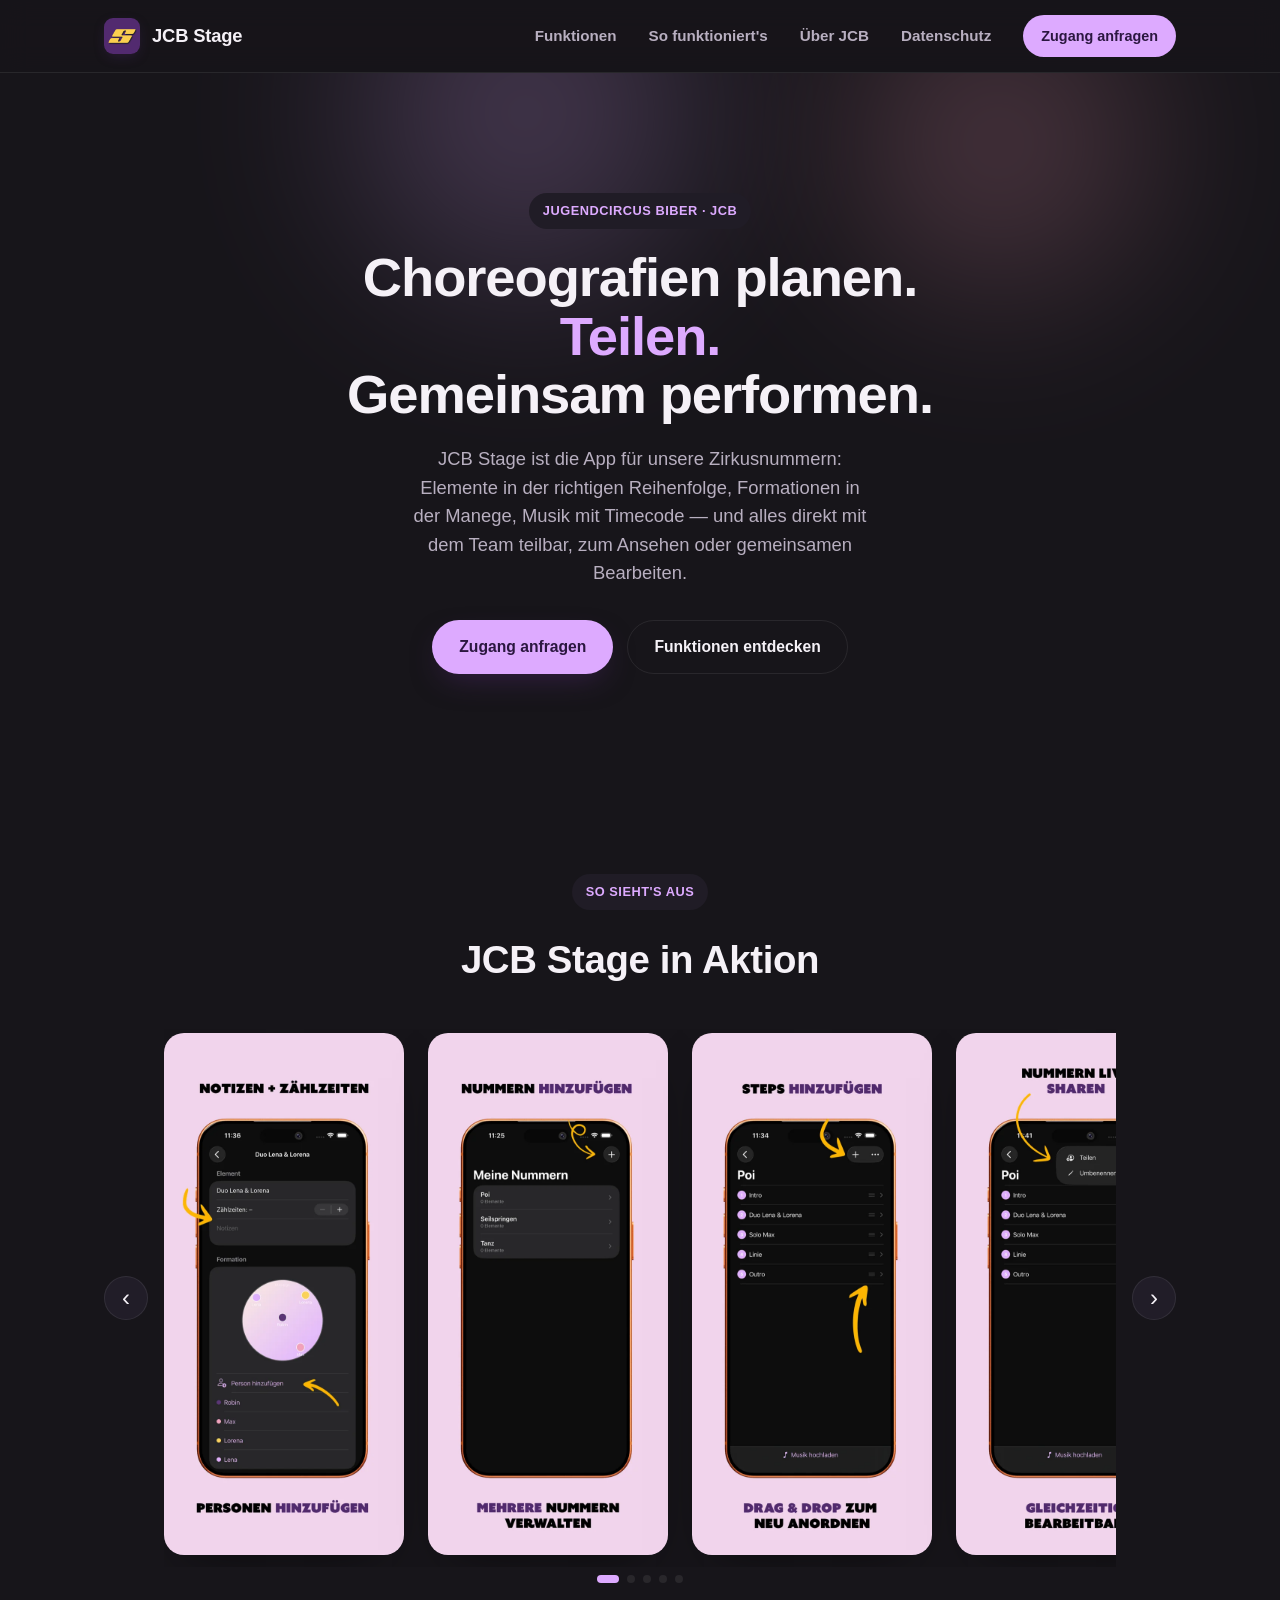
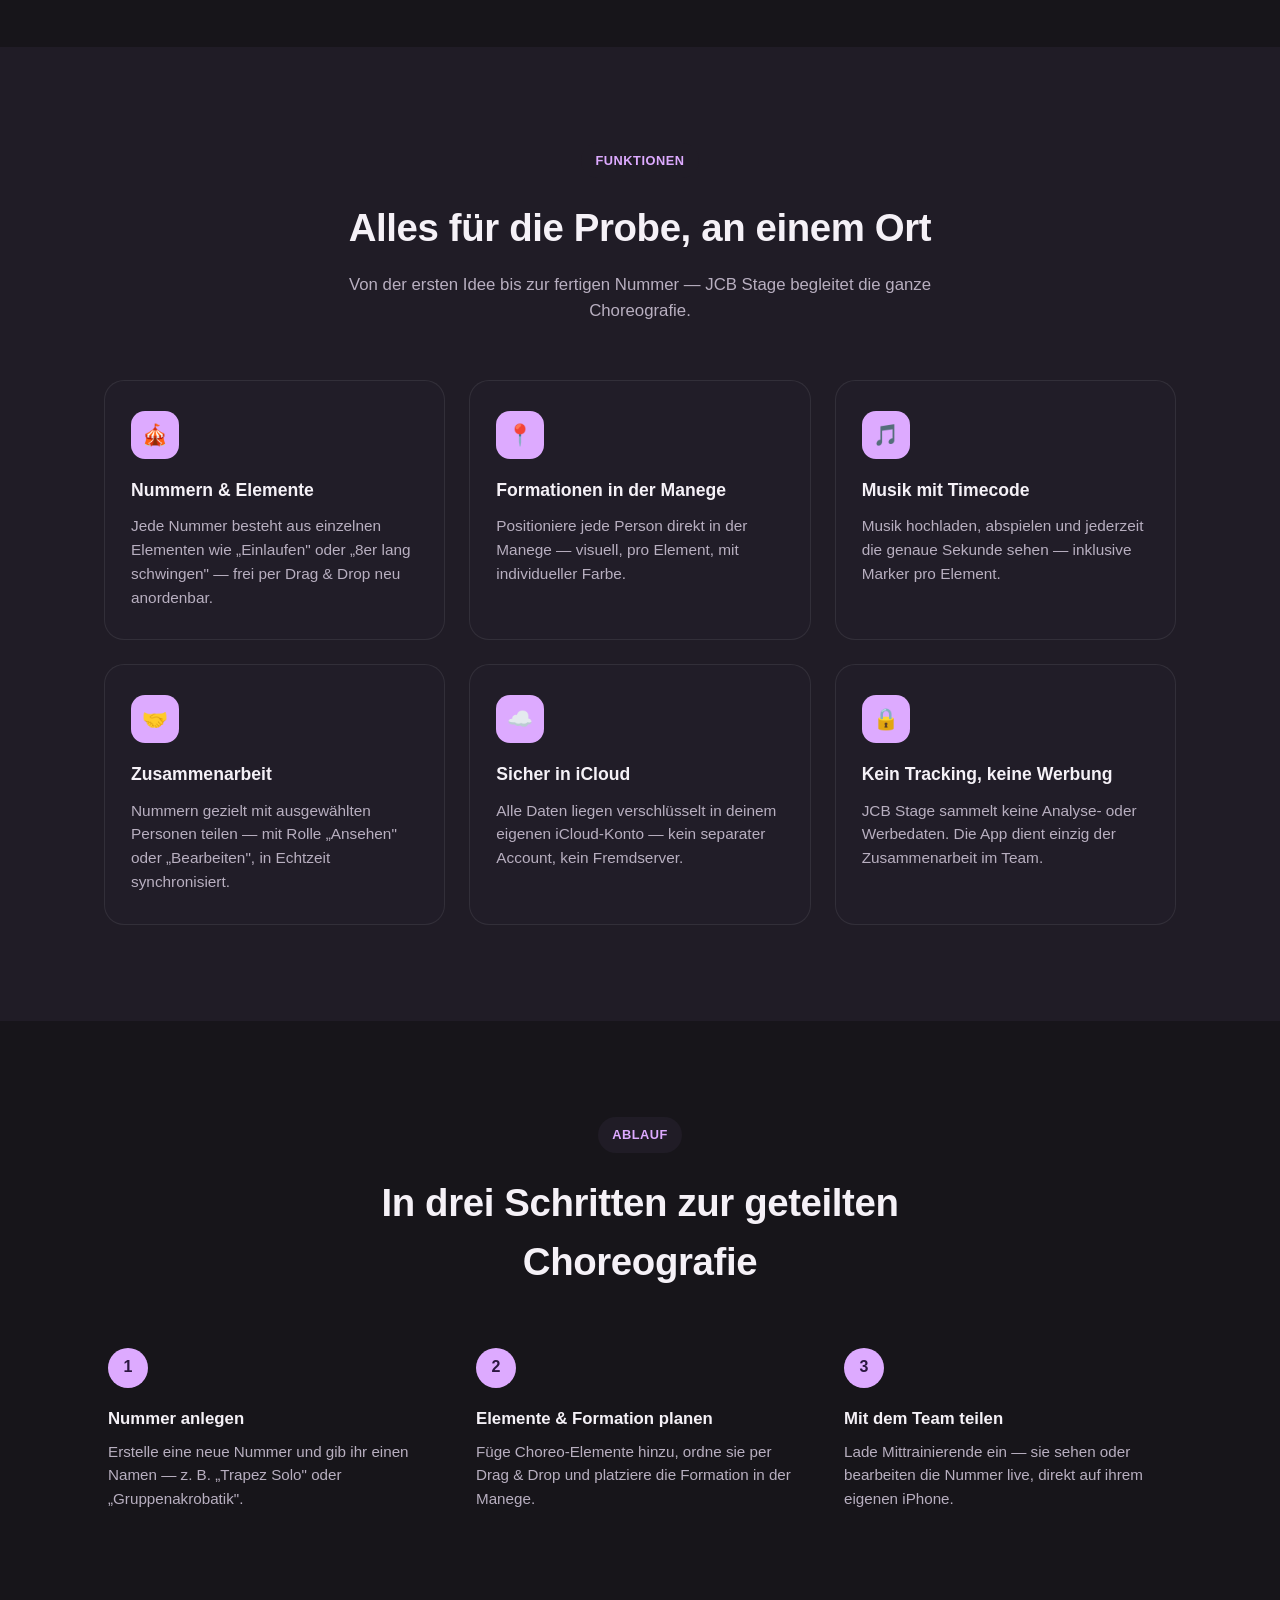
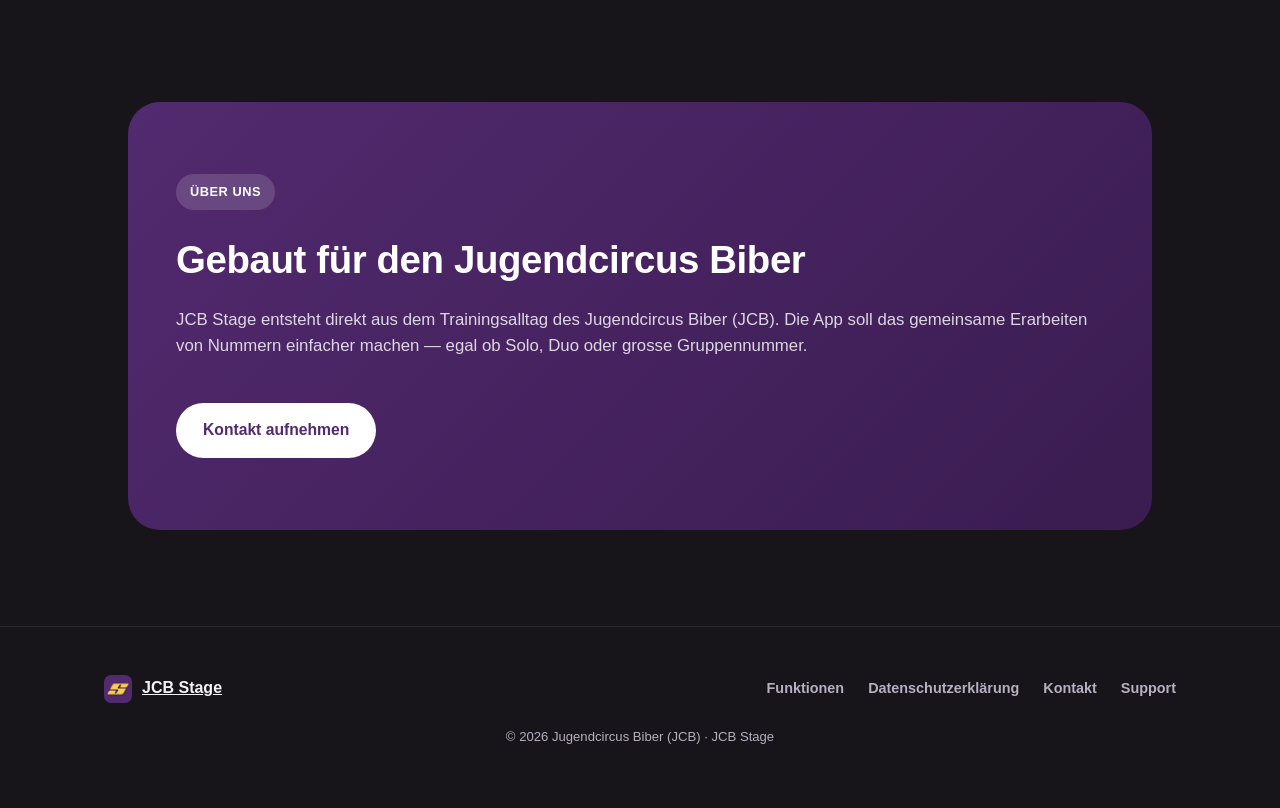
<file: index.html>
<!DOCTYPE html>
<html lang="de">
<head>
<meta charset="UTF-8">
<meta name="viewport" content="width=device-width, initial-scale=1.0">
<title>JCB Stage — Choreografie-App für den Jugendcircus Biber</title>
<meta name="description" content="JCB Stage ist die Choreografie-App des Jugendcircus Biber: Nummern planen, Formationen visualisieren, Musik synchronisieren und gemeinsam mit dem Team bearbeiten — direkt auf dem iPhone.">

<link rel="icon" type="image/svg+xml" href="assets/favicon.svg">
<link rel="icon" type="image/png" sizes="32x32" href="assets/favicon-32.png">
<link rel="icon" type="image/png" sizes="16x16" href="assets/favicon-16.png">
<link rel="apple-touch-icon" sizes="180x180" href="assets/apple-touch-icon.png">
<link rel="icon" type="image/png" sizes="192x192" href="assets/favicon-192.png">
<meta name="theme-color" content="#522A6F">

<meta property="og:title" content="JCB Stage — Choreografie-App für den Jugendcircus Biber">
<meta property="og:description" content="Nummern planen, Formationen visualisieren, Musik synchronisieren und gemeinsam bearbeiten.">
<meta property="og:image" content="https://jcb-stage.com/assets/icon-512.png">
<meta property="og:type" content="website">
<meta property="og:url" content="https://jcb-stage.com/">

<link rel="stylesheet" href="style.css">
</head>
<body>

<header class="site-header">
  <div class="container">
    <a href="/" class="brand">
      <img src="assets/icon-header.png" alt="JCB Stage App-Icon">
      JCB Stage
    </a>

    <button class="nav-toggle" id="navToggle" aria-label="Menü öffnen" aria-expanded="false">
      <span></span>
    </button>

    <ul class="nav-links" id="navLinks">
      <li><a href="#features">Funktionen</a></li>
      <li><a href="#ablauf">So funktioniert's</a></li>
      <li><a href="#ueber">Über JCB</a></li>
      <li><a href="datenschutz.html">Datenschutz</a></li>
      <li><a class="nav-cta" href="mailto:app@jcb-stage.com">Zugang anfragen</a></li>
    </ul>
  </div>
</header>

<main>
  <!-- ================= HERO ================= -->
  <section class="hero">
    <div class="container">
      <div class="hero-copy">
        <span class="eyebrow">Jugendcircus Biber · JCB</span>
        <h1>Choreografien planen. <span class="accent-word">Teilen.</span><br>Gemeinsam performen.</h1>
        <p class="lead">
          JCB Stage ist die App für unsere Zirkusnummern: Elemente in der richtigen Reihenfolge,
          Formationen in der Manege, Musik mit Timecode — und alles direkt mit dem Team teilbar,
          zum Ansehen oder gemeinsamen Bearbeiten.
        </p>
        <div class="button-row">
          <a class="btn btn-primary" href="mailto:app@jcb-stage.com">Zugang anfragen</a>
          <a class="btn btn-secondary" href="#features">Funktionen entdecken</a>
        </div>
      </div>
    </div>
  </section>

  <!-- ================= SCREENSHOTS ================= -->
  <section class="screenshots" id="screenshots">
    <div class="container">
      <div class="section-head">
        <span class="eyebrow">So sieht's aus</span>
        <h2>JCB Stage in Aktion</h2>
      </div>
    </div>

    <div class="carousel">
      <button class="carousel-arrow carousel-prev" aria-label="Vorheriges Bild">&#8249;</button>
      <div class="carousel-track" id="carouselTrack">
        <div class="carousel-slide"><img src="assets/screenshots/screenshot-1.webp" alt="Element-Details mit Notizen und Zählzeiten" loading="lazy"></div>
        <div class="carousel-slide"><img src="assets/screenshots/screenshot-2.webp" alt="Mehrere Nummern verwalten" loading="lazy"></div>
        <div class="carousel-slide"><img src="assets/screenshots/screenshot-3.webp" alt="Steps per Drag & Drop neu anordnen" loading="lazy"></div>
        <div class="carousel-slide"><img src="assets/screenshots/screenshot-4.webp" alt="Nummern live mit dem Team teilen" loading="lazy"></div>
        <div class="carousel-slide"><img src="assets/screenshots/screenshot-5.webp" alt="Musik mit Timecode in der App abspielen" loading="lazy"></div>
      </div>
      <button class="carousel-arrow carousel-next" aria-label="Nächstes Bild">&#8250;</button>
    </div>

    <div class="carousel-dots" id="carouselDots"></div>
  </section>

  <!-- ================= FEATURES ================= -->
  <section class="features" id="features">
    <div class="container">
      <div class="section-head">
        <span class="eyebrow">Funktionen</span>
        <h2>Alles für die Probe, an einem Ort</h2>
        <p>Von der ersten Idee bis zur fertigen Nummer — JCB Stage begleitet die ganze Choreografie.</p>
      </div>

      <div class="feature-grid">
        <div class="feature-card">
          <div class="feature-icon">🎪</div>
          <h3>Nummern &amp; Elemente</h3>
          <p>Jede Nummer besteht aus einzelnen Elementen wie „Einlaufen&quot; oder „8er lang schwingen&quot; — frei per Drag &amp; Drop neu anordenbar.</p>
        </div>
        <div class="feature-card">
          <div class="feature-icon">📍</div>
          <h3>Formationen in der Manege</h3>
          <p>Positioniere jede Person direkt in der Manege — visuell, pro Element, mit individueller Farbe.</p>
        </div>
        <div class="feature-card">
          <div class="feature-icon">🎵</div>
          <h3>Musik mit Timecode</h3>
          <p>Musik hochladen, abspielen und jederzeit die genaue Sekunde sehen — inklusive Marker pro Element.</p>
        </div>
        <div class="feature-card">
          <div class="feature-icon">🤝</div>
          <h3>Zusammenarbeit</h3>
          <p>Nummern gezielt mit ausgewählten Personen teilen — mit Rolle „Ansehen&quot; oder „Bearbeiten&quot;, in Echtzeit synchronisiert.</p>
        </div>
        <div class="feature-card">
          <div class="feature-icon">☁️</div>
          <h3>Sicher in iCloud</h3>
          <p>Alle Daten liegen verschlüsselt in deinem eigenen iCloud-Konto — kein separater Account, kein Fremdserver.</p>
        </div>
        <div class="feature-card">
          <div class="feature-icon">🔒</div>
          <h3>Kein Tracking, keine Werbung</h3>
          <p>JCB Stage sammelt keine Analyse- oder Werbedaten. Die App dient einzig der Zusammenarbeit im Team.</p>
        </div>
      </div>
    </div>
  </section>

  <!-- ================= HOW IT WORKS ================= -->
  <section id="ablauf">
    <div class="container">
      <div class="section-head">
        <span class="eyebrow">Ablauf</span>
        <h2>In drei Schritten zur geteilten Choreografie</h2>
      </div>

      <div class="steps">
        <div class="step">
          <span class="num">1</span>
          <h3>Nummer anlegen</h3>
          <p>Erstelle eine neue Nummer und gib ihr einen Namen — z. B. „Trapez Solo&quot; oder „Gruppenakrobatik&quot;.</p>
        </div>
        <div class="step">
          <span class="num">2</span>
          <h3>Elemente &amp; Formation planen</h3>
          <p>Füge Choreo-Elemente hinzu, ordne sie per Drag &amp; Drop und platziere die Formation in der Manege.</p>
        </div>
        <div class="step">
          <span class="num">3</span>
          <h3>Mit dem Team teilen</h3>
          <p>Lade Mittrainierende ein — sie sehen oder bearbeiten die Nummer live, direkt auf ihrem eigenen iPhone.</p>
        </div>
      </div>
    </div>
  </section>

  <!-- ================= ABOUT ================= -->
  <section id="ueber">
    <div class="container">
      <div class="about">
        <span class="eyebrow" style="background: rgba(255,255,255,0.15); color: #fff;">Über uns</span>
        <h2>Gebaut für den Jugendcircus Biber</h2>
        <p>
          JCB Stage entsteht direkt aus dem Trainingsalltag des Jugendcircus Biber (JCB).
          Die App soll das gemeinsame Erarbeiten von Nummern einfacher machen — egal ob Solo,
          Duo oder grosse Gruppennummer.
        </p>
        <a class="btn btn-primary" href="mailto:info@jcb-stage.com">Kontakt aufnehmen</a>
      </div>
    </div>
  </section>
</main>

<footer class="site-footer">
  <div class="container">
    <div class="footer-grid">
      <a href="/" class="footer-brand">
        <img src="assets/icon-header.png" alt="JCB Stage App-Icon">
        JCB Stage
      </a>
      <ul class="footer-links">
        <li><a href="#features">Funktionen</a></li>
        <li><a href="datenschutz.html">Datenschutzerklärung</a></li>
        <li><a href="mailto:info@jcb-stage.com">Kontakt</a></li>
        <li><a href="mailto:support@jcb-stage.com">Support</a></li>
      </ul>
    </div>
    <p class="footer-note">© <span id="year"></span> Jugendcircus Biber (JCB) · JCB Stage</p>
  </div>
</footer>

<script>
  document.getElementById('year').textContent = new Date().getFullYear();
  const navToggle = document.getElementById('navToggle');
  const navLinks = document.getElementById('navLinks');
  navToggle.addEventListener('click', () => {
    const open = navLinks.classList.toggle('open');
    navToggle.setAttribute('aria-expanded', open);
  });
  navLinks.querySelectorAll('a').forEach(a => a.addEventListener('click', () => {
    navLinks.classList.remove('open');
    navToggle.setAttribute('aria-expanded', 'false');
  }));

  // Screenshot carousel
  const track = document.getElementById('carouselTrack');
  if (track) {
    const slides = Array.from(track.querySelectorAll('.carousel-slide'));
    const dotsWrap = document.getElementById('carouselDots');

    slides.forEach((slide, i) => {
      const dot = document.createElement('button');
      dot.className = 'carousel-dot' + (i === 0 ? ' active' : '');
      dot.setAttribute('aria-label', 'Bild ' + (i + 1) + ' von ' + slides.length);
      dot.addEventListener('click', () => {
        slide.scrollIntoView({ behavior: 'smooth', inline: 'center', block: 'nearest' });
      });
      dotsWrap.appendChild(dot);
    });
    const dots = Array.from(dotsWrap.querySelectorAll('.carousel-dot'));

    function updateActiveDot() {
      const trackCenter = track.getBoundingClientRect().left + track.clientWidth / 2;
      let closest = 0, closestDist = Infinity;
      slides.forEach((slide, i) => {
        const r = slide.getBoundingClientRect();
        const dist = Math.abs((r.left + r.width / 2) - trackCenter);
        if (dist < closestDist) { closestDist = dist; closest = i; }
      });
      dots.forEach((d, i) => d.classList.toggle('active', i === closest));
    }

    let scrollTimer;
    track.addEventListener('scroll', () => {
      clearTimeout(scrollTimer);
      scrollTimer = setTimeout(updateActiveDot, 80);
    });

    document.querySelector('.carousel-prev').addEventListener('click', () => {
      track.scrollBy({ left: -(slides[0].offsetWidth + 24), behavior: 'smooth' });
    });
    document.querySelector('.carousel-next').addEventListener('click', () => {
      track.scrollBy({ left: slides[0].offsetWidth + 24, behavior: 'smooth' });
    });
  }
</script>

</body>
</html>
</file>
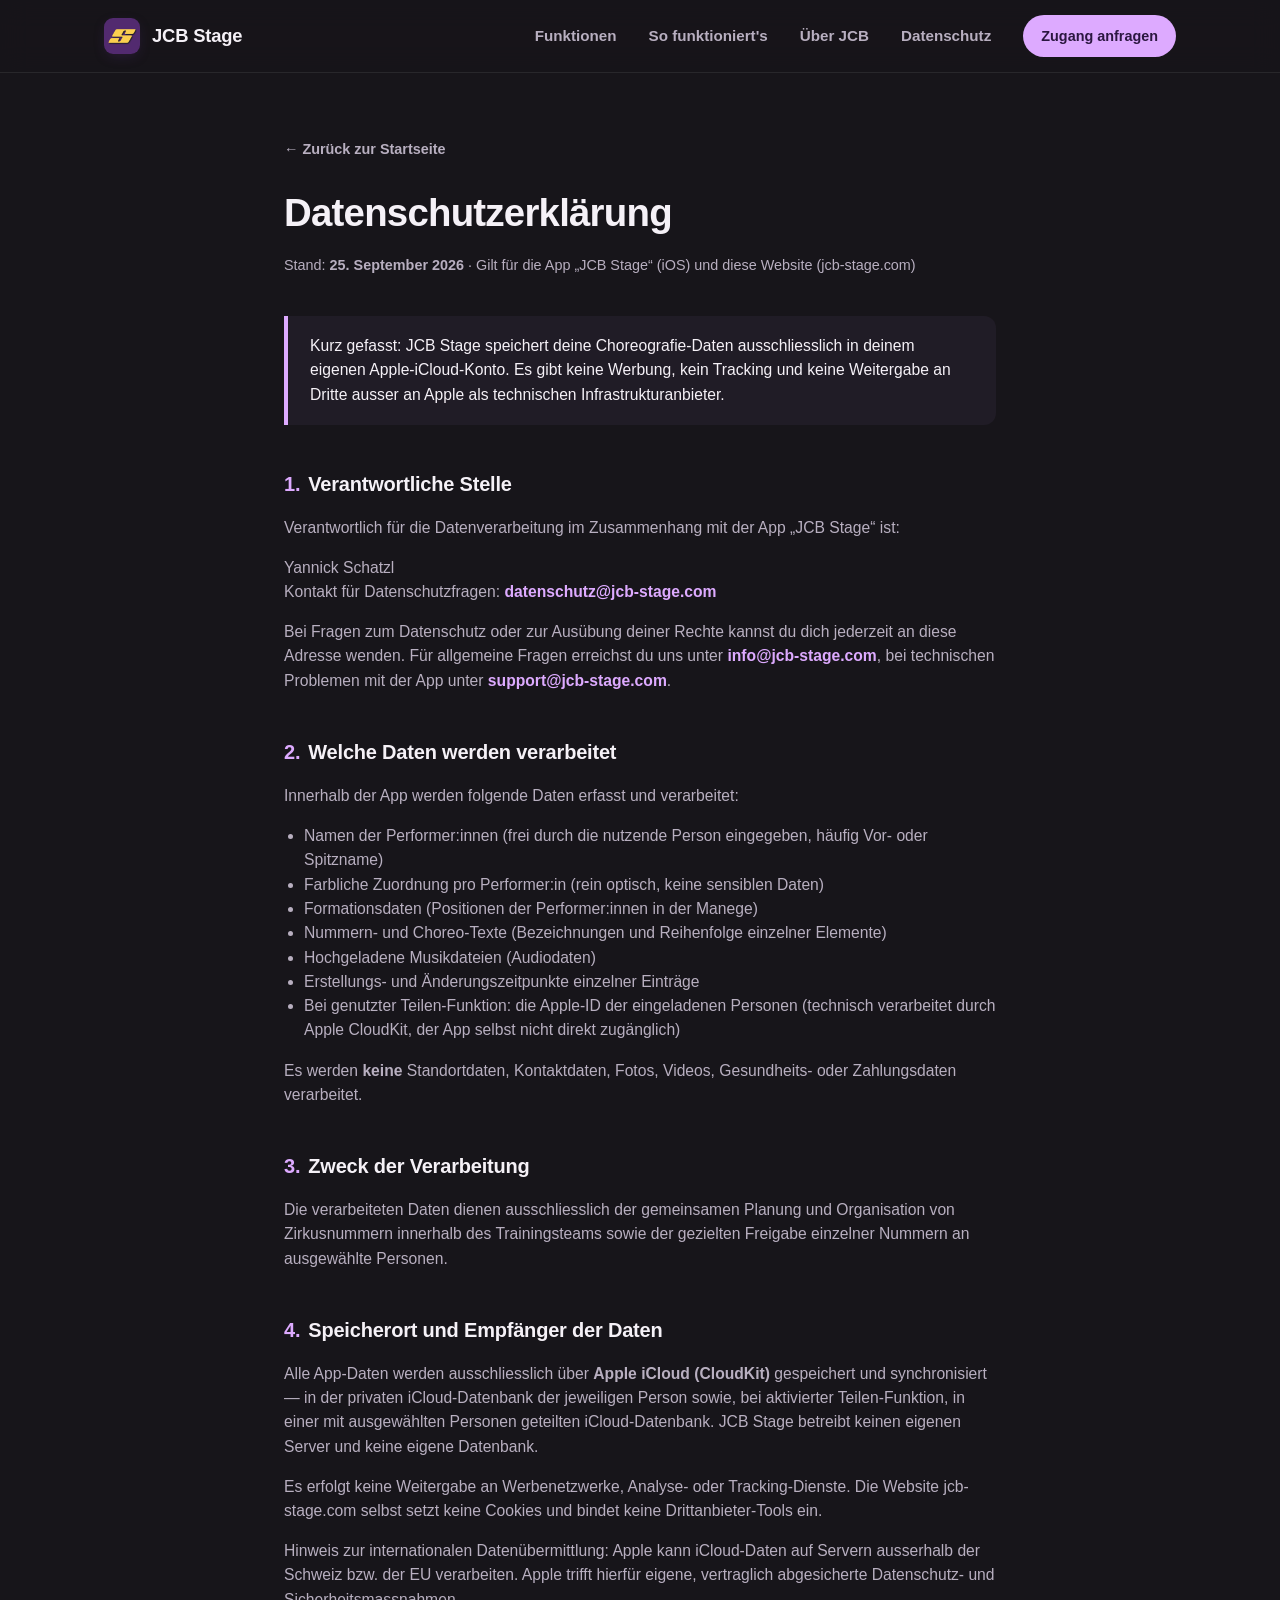
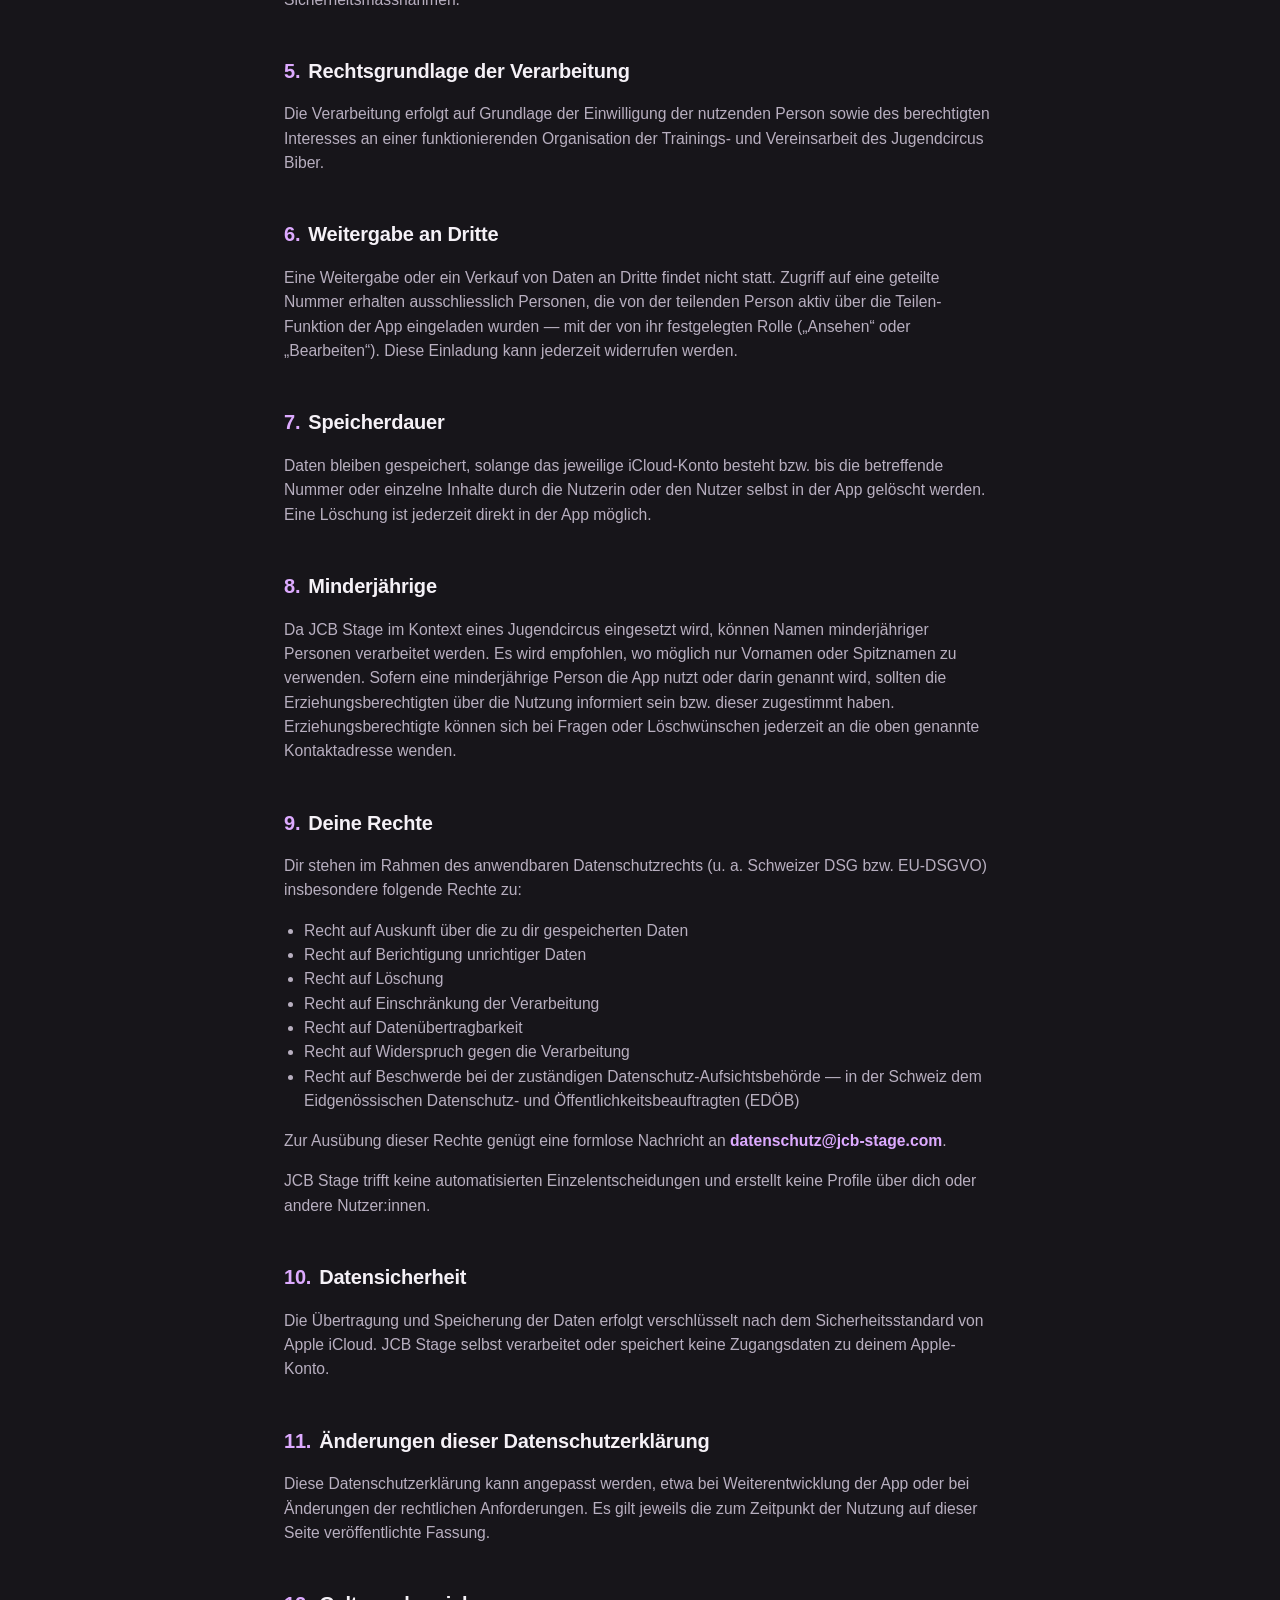
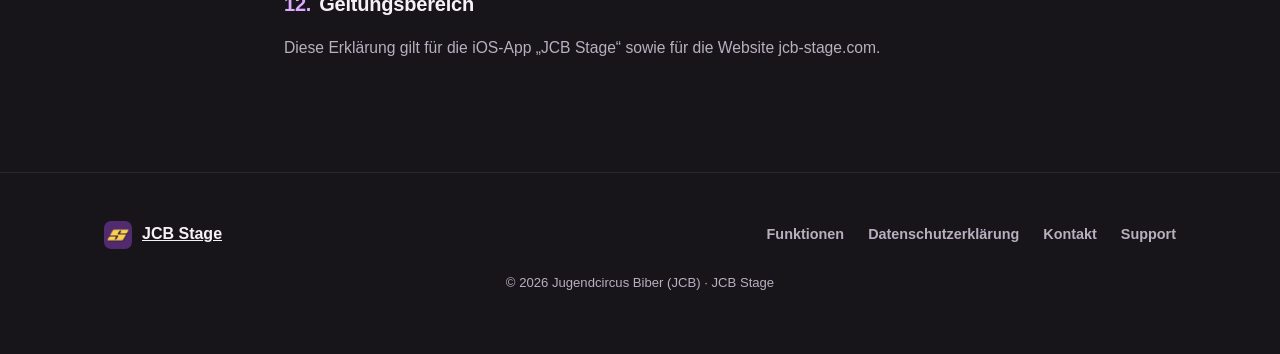
<file: datenschutz.html>
<!DOCTYPE html>
<html lang="de">
<head>
<meta charset="UTF-8">
<meta name="viewport" content="width=device-width, initial-scale=1.0">
<title>Datenschutzerklärung — JCB Stage</title>
<meta name="description" content="Datenschutzerklärung der App JCB Stage des Jugendcircus Biber.">
<meta name="robots" content="noindex">

<link rel="icon" type="image/svg+xml" href="assets/favicon.svg">
<link rel="icon" type="image/png" sizes="32x32" href="assets/favicon-32.png">
<link rel="icon" type="image/png" sizes="16x16" href="assets/favicon-16.png">
<link rel="apple-touch-icon" sizes="180x180" href="assets/apple-touch-icon.png">
<meta name="theme-color" content="#522A6F">

<link rel="stylesheet" href="style.css">
</head>
<body>

<header class="site-header">
  <div class="container">
    <a href="/" class="brand">
      <img src="assets/icon-header.png" alt="JCB Stage App-Icon">
      JCB Stage
    </a>
    <button class="nav-toggle" id="navToggle" aria-label="Menü öffnen" aria-expanded="false">
      <span></span>
    </button>
    <ul class="nav-links" id="navLinks">
      <li><a href="index.html#features">Funktionen</a></li>
      <li><a href="index.html#ablauf">So funktioniert's</a></li>
      <li><a href="index.html#ueber">Über JCB</a></li>
      <li><a href="datenschutz.html">Datenschutz</a></li>
      <li><a class="nav-cta" href="mailto:app@jcb-stage.com">Zugang anfragen</a></li>
    </ul>
  </div>
</header>

<main class="legal">
  <div class="container">
    <a href="index.html" class="back-link">← Zurück zur Startseite</a>

    <h1>Datenschutzerklärung</h1>
    <p class="updated">Stand: <strong>25. September 2026</strong> · Gilt für die App „JCB Stage“ (iOS) und diese Website (jcb-stage.com)</p>

    <div class="callout">
      <p>
        Kurz gefasst: JCB Stage speichert deine Choreografie-Daten ausschliesslich in deinem eigenen
        Apple-iCloud-Konto. Es gibt keine Werbung, kein Tracking und keine Weitergabe an Dritte
        ausser an Apple als technischen Infrastrukturanbieter.
      </p>
    </div>

    <h2><span class="num">1.</span>Verantwortliche Stelle</h2>
    <p>
      Verantwortlich für die Datenverarbeitung im Zusammenhang mit der App „JCB Stage“ ist:
    </p>
    <p>
      Yannick Schatzl<br>
      Kontakt für Datenschutzfragen: <a class="mail" href="mailto:datenschutz@jcb-stage.com">datenschutz@jcb-stage.com</a>
    </p>
    <p>
      Bei Fragen zum Datenschutz oder zur Ausübung deiner Rechte kannst du dich jederzeit an
      diese Adresse wenden. Für allgemeine Fragen erreichst du uns unter
      <a class="mail" href="mailto:info@jcb-stage.com">info@jcb-stage.com</a>, bei technischen
      Problemen mit der App unter <a class="mail" href="mailto:support@jcb-stage.com">support@jcb-stage.com</a>.
    </p>

    <h2><span class="num">2.</span>Welche Daten werden verarbeitet</h2>
    <p>Innerhalb der App werden folgende Daten erfasst und verarbeitet:</p>
    <ul>
      <li>Namen der Performer:innen (frei durch die nutzende Person eingegeben, häufig Vor- oder Spitzname)</li>
      <li>Farbliche Zuordnung pro Performer:in (rein optisch, keine sensiblen Daten)</li>
      <li>Formationsdaten (Positionen der Performer:innen in der Manege)</li>
      <li>Nummern- und Choreo-Texte (Bezeichnungen und Reihenfolge einzelner Elemente)</li>
      <li>Hochgeladene Musikdateien (Audiodaten)</li>
      <li>Erstellungs- und Änderungszeitpunkte einzelner Einträge</li>
      <li>Bei genutzter Teilen-Funktion: die Apple-ID der eingeladenen Personen (technisch verarbeitet durch Apple CloudKit, der App selbst nicht direkt zugänglich)</li>
    </ul>
    <p>
      Es werden <strong>keine</strong> Standortdaten, Kontaktdaten, Fotos, Videos, Gesundheits-
      oder Zahlungsdaten verarbeitet.
    </p>

    <h2><span class="num">3.</span>Zweck der Verarbeitung</h2>
    <p>
      Die verarbeiteten Daten dienen ausschliesslich der gemeinsamen Planung und Organisation von
      Zirkusnummern innerhalb des Trainingsteams sowie der gezielten Freigabe einzelner Nummern
      an ausgewählte Personen.
    </p>

    <h2><span class="num">4.</span>Speicherort und Empfänger der Daten</h2>
    <p>
      Alle App-Daten werden ausschliesslich über <strong>Apple iCloud (CloudKit)</strong> gespeichert
      und synchronisiert — in der privaten iCloud-Datenbank der jeweiligen Person sowie, bei aktivierter
      Teilen-Funktion, in einer mit ausgewählten Personen geteilten iCloud-Datenbank. JCB Stage betreibt
      keinen eigenen Server und keine eigene Datenbank.
    </p>
    <p>
      Es erfolgt keine Weitergabe an Werbenetzwerke, Analyse- oder Tracking-Dienste. Die Website
      jcb-stage.com selbst setzt keine Cookies und bindet keine Drittanbieter-Tools ein.
    </p>
    <p>
      Hinweis zur internationalen Datenübermittlung: Apple kann iCloud-Daten auf Servern ausserhalb
      der Schweiz bzw. der EU verarbeiten. Apple trifft hierfür eigene, vertraglich abgesicherte
      Datenschutz- und Sicherheitsmassnahmen.
    </p>

    <h2><span class="num">5.</span>Rechtsgrundlage der Verarbeitung</h2>
    <p>
      Die Verarbeitung erfolgt auf Grundlage der Einwilligung der nutzenden Person sowie des
      berechtigten Interesses an einer funktionierenden Organisation der Trainings- und
      Vereinsarbeit des Jugendcircus Biber.
    </p>

    <h2><span class="num">6.</span>Weitergabe an Dritte</h2>
    <p>
      Eine Weitergabe oder ein Verkauf von Daten an Dritte findet nicht statt. Zugriff auf eine
      geteilte Nummer erhalten ausschliesslich Personen, die von der teilenden Person aktiv über
      die Teilen-Funktion der App eingeladen wurden — mit der von ihr festgelegten Rolle
      („Ansehen“ oder „Bearbeiten“). Diese Einladung kann jederzeit widerrufen werden.
    </p>

    <h2><span class="num">7.</span>Speicherdauer</h2>
    <p>
      Daten bleiben gespeichert, solange das jeweilige iCloud-Konto besteht bzw. bis die
      betreffende Nummer oder einzelne Inhalte durch die Nutzerin oder den Nutzer selbst in der
      App gelöscht werden. Eine Löschung ist jederzeit direkt in der App möglich.
    </p>

    <h2><span class="num">8.</span>Minderjährige</h2>
    <p>
      Da JCB Stage im Kontext eines Jugendcircus eingesetzt wird, können Namen minderjähriger
      Personen verarbeitet werden. Es wird empfohlen, wo möglich nur Vornamen oder Spitznamen zu
      verwenden. Sofern eine minderjährige Person die App nutzt oder darin genannt wird, sollten
      die Erziehungsberechtigten über die Nutzung informiert sein bzw. dieser zugestimmt haben.
      Erziehungsberechtigte können sich bei Fragen oder Löschwünschen jederzeit an die oben
      genannte Kontaktadresse wenden.
    </p>

    <h2><span class="num">9.</span>Deine Rechte</h2>
    <p>Dir stehen im Rahmen des anwendbaren Datenschutzrechts (u. a. Schweizer DSG bzw. EU-DSGVO) insbesondere folgende Rechte zu:</p>
    <ul>
      <li>Recht auf Auskunft über die zu dir gespeicherten Daten</li>
      <li>Recht auf Berichtigung unrichtiger Daten</li>
      <li>Recht auf Löschung</li>
      <li>Recht auf Einschränkung der Verarbeitung</li>
      <li>Recht auf Datenübertragbarkeit</li>
      <li>Recht auf Widerspruch gegen die Verarbeitung</li>
      <li>Recht auf Beschwerde bei der zuständigen Datenschutz-Aufsichtsbehörde — in der Schweiz dem
        Eidgenössischen Datenschutz- und Öffentlichkeitsbeauftragten (EDÖB)</li>
    </ul>
    <p>Zur Ausübung dieser Rechte genügt eine formlose Nachricht an <a class="mail" href="mailto:datenschutz@jcb-stage.com">datenschutz@jcb-stage.com</a>.</p>
    <p>
      JCB Stage trifft keine automatisierten Einzelentscheidungen und erstellt keine Profile
      über dich oder andere Nutzer:innen.
    </p>

    <h2><span class="num">10.</span>Datensicherheit</h2>
    <p>
      Die Übertragung und Speicherung der Daten erfolgt verschlüsselt nach dem Sicherheitsstandard
      von Apple iCloud. JCB Stage selbst verarbeitet oder speichert keine Zugangsdaten zu deinem
      Apple-Konto.
    </p>

    <h2><span class="num">11.</span>Änderungen dieser Datenschutzerklärung</h2>
    <p>
      Diese Datenschutzerklärung kann angepasst werden, etwa bei Weiterentwicklung der App oder
      bei Änderungen der rechtlichen Anforderungen. Es gilt jeweils die zum Zeitpunkt der Nutzung
      auf dieser Seite veröffentlichte Fassung.
    </p>

    <h2><span class="num">12.</span>Geltungsbereich</h2>
    <p>
      Diese Erklärung gilt für die iOS-App „JCB Stage“ sowie für die Website jcb-stage.com.
    </p>
  </div>
</main>

<footer class="site-footer">
  <div class="container">
    <div class="footer-grid">
      <a href="/" class="footer-brand">
        <img src="assets/icon-header.png" alt="JCB Stage App-Icon">
        JCB Stage
      </a>
      <ul class="footer-links">
        <li><a href="index.html#features">Funktionen</a></li>
        <li><a href="datenschutz.html">Datenschutzerklärung</a></li>
        <li><a href="mailto:info@jcb-stage.com">Kontakt</a></li>
        <li><a href="mailto:support@jcb-stage.com">Support</a></li>
      </ul>
    </div>
    <p class="footer-note">© <span id="year"></span> Jugendcircus Biber (JCB) · JCB Stage</p>
  </div>
</footer>

<script>
  document.getElementById('year').textContent = new Date().getFullYear();
  const navToggle = document.getElementById('navToggle');
  const navLinks = document.getElementById('navLinks');
  navToggle.addEventListener('click', () => {
    const open = navLinks.classList.toggle('open');
    navToggle.setAttribute('aria-expanded', open);
  });
  navLinks.querySelectorAll('a').forEach(a => a.addEventListener('click', () => {
    navLinks.classList.remove('open');
    navToggle.setAttribute('aria-expanded', 'false');
  }));
</script>

</body>
</html>
</file>
<file: style.css>
/* ==========================================================================
   JCB Stage — Website Stylesheet
   Brand palette taken 1:1 from the app (BrandColor.swift):
   Purple Seduction / Testosterose / Rosarian / Harmonious Rose / Solarized / Wet Charcoal
   ========================================================================== */

:root {
  color-scheme: dark;

  --purple-seduction: #522A6F;
  --testosterose: #DDAAFF;
  --rosarian: #FAEADD;
  --harmonious-rose: #F29CB7;
  --solarized: #FBCF4F;
  --wet-charcoal: #222023;

  --bg: #17151A;
  --bg-soft: #201C26;
  --text: #F5F1F7;
  --text-muted: #B8AFC0;
  --accent: var(--testosterose);
  --accent-contrast: #2B1740;
  --card-bg: #211D28;
  --border: rgba(255, 255, 255, 0.08);
  --shadow: 0 20px 50px -25px rgba(0, 0, 0, 0.6);

  --radius-sm: 12px;
  --radius-md: 20px;
  --radius-lg: 32px;

  --font: -apple-system, BlinkMacSystemFont, "SF Pro Text", "Segoe UI", Roboto, Helvetica, Arial, sans-serif;

  --container: 1120px;
}

* { box-sizing: border-box; }

html {
  scroll-behavior: smooth;
}

body {
  margin: 0;
  font-family: var(--font);
  background: var(--bg);
  color: var(--text);
  -webkit-font-smoothing: antialiased;
  line-height: 1.55;
}

img { max-width: 100%; display: block; }

a { color: inherit; }

.container {
  width: 100%;
  max-width: var(--container);
  margin: 0 auto;
  padding: 0 24px;
}

/* ---------------- Header ---------------- */

.site-header {
  position: sticky;
  top: 0;
  z-index: 50;
  background: color-mix(in srgb, var(--bg) 88%, transparent);
  backdrop-filter: saturate(180%) blur(14px);
  -webkit-backdrop-filter: saturate(180%) blur(14px);
  border-bottom: 1px solid var(--border);
}

.site-header .container {
  display: flex;
  align-items: center;
  justify-content: space-between;
  height: 72px;
}

.brand {
  display: flex;
  align-items: center;
  gap: 12px;
  font-weight: 800;
  font-size: 1.15rem;
  letter-spacing: -0.01em;
  text-decoration: none;
  color: var(--text);
}

.brand img {
  width: 36px;
  height: 36px;
  border-radius: 9px;
  box-shadow: 0 4px 14px -4px rgba(82, 42, 111, 0.45);
}

.nav-links {
  display: flex;
  align-items: center;
  gap: 32px;
  list-style: none;
  margin: 0;
  padding: 0;
}

.nav-links a {
  text-decoration: none;
  color: var(--text-muted);
  font-weight: 600;
  font-size: 0.95rem;
  transition: color 0.2s ease;
}

.nav-links a:hover { color: var(--accent); }

.nav-cta {
  display: inline-flex;
  align-items: center;
  gap: 8px;
  background: var(--accent);
  color: var(--accent-contrast) !important;
  padding: 10px 18px;
  border-radius: 999px;
  font-weight: 700 !important;
  font-size: 0.9rem !important;
}

.nav-toggle {
  display: none;
  background: none;
  border: none;
  padding: 8px;
  cursor: pointer;
}

.nav-toggle span,
.nav-toggle span::before,
.nav-toggle span::after {
  content: "";
  display: block;
  width: 22px;
  height: 2px;
  background: var(--text);
  position: relative;
  transition: 0.2s;
}

.nav-toggle span::before { position: absolute; top: -7px; width: 22px; }
.nav-toggle span::after { position: absolute; top: 7px; width: 22px; }

/* ---------------- Hero ---------------- */

.hero {
  position: relative;
  padding: 120px 0 104px;
  overflow: hidden;
  isolation: isolate;
}

.hero::before,
.hero::after {
  content: "";
  position: absolute;
  z-index: -1;
  border-radius: 50%;
  filter: blur(70px);
  opacity: 0.28;
  pointer-events: none;
}

.hero::before {
  width: 520px;
  height: 520px;
  top: -220px;
  left: 50%;
  transform: translateX(-72%);
  background: radial-gradient(circle, var(--testosterose), transparent 70%);
}

.hero::after {
  width: 460px;
  height: 460px;
  top: -160px;
  left: 50%;
  transform: translateX(28%);
  background: radial-gradient(circle, var(--harmonious-rose), transparent 70%);
}

.hero .container {
  width: 100%;
  display: flex;
  justify-content: center;
}

.hero-copy {
  width: 100%;
  max-width: 680px;
  margin: 0 auto;
  text-align: center;
}

.hero-copy .lead {
  margin-left: auto;
  margin-right: auto;
}

.hero .button-row {
  justify-content: center;
}

.eyebrow {
  display: inline-flex;
  align-items: center;
  gap: 8px;
  background: var(--bg-soft);
  color: var(--accent);
  font-weight: 700;
  font-size: 0.8rem;
  letter-spacing: 0.04em;
  text-transform: uppercase;
  padding: 8px 14px;
  border-radius: 999px;
  margin-bottom: 20px;
}

h1 {
  font-size: clamp(2.2rem, 4.5vw, 3.4rem);
  line-height: 1.08;
  letter-spacing: -0.02em;
  margin: 0 0 20px;
  font-weight: 800;
}

h1 .accent-word {
  color: var(--accent);
}

.hero p.lead {
  font-size: 1.15rem;
  color: var(--text-muted);
  max-width: 46ch;
  margin: 0 auto 32px;
}

.button-row {
  display: flex;
  flex-wrap: wrap;
  gap: 14px;
}

.btn {
  display: inline-flex;
  align-items: center;
  gap: 10px;
  padding: 14px 26px;
  border-radius: 999px;
  font-weight: 700;
  font-size: 0.98rem;
  text-decoration: none;
  transition: transform 0.15s ease, box-shadow 0.15s ease;
  border: 1px solid transparent;
}

.btn:hover { transform: translateY(-2px); }

.btn-primary {
  background: var(--accent);
  color: var(--accent-contrast);
  box-shadow: 0 12px 30px -10px rgba(82, 42, 111, 0.55);
}

.btn-secondary {
  background: transparent;
  color: var(--text);
  border-color: var(--border);
}

.btn-secondary:hover { border-color: var(--accent); color: var(--accent); }

/* ---- Hero visual: stylised phone with a "Manege" formation ---- */

.hero-visual {
  position: relative;
  display: flex;
  justify-content: center;
}

.phone {
  width: 260px;
  aspect-ratio: 9 / 19.5;
  background: var(--wet-charcoal);
  border-radius: 42px;
  padding: 14px;
  box-shadow: var(--shadow);
  position: relative;
}

.phone::before {
  content: "";
  position: absolute;
  top: 14px;
  left: 50%;
  transform: translateX(-50%);
  width: 70px;
  height: 18px;
  background: var(--wet-charcoal);
  border-radius: 12px;
  z-index: 2;
}

.phone-screen {
  width: 100%;
  height: 100%;
  background: var(--bg);
  border-radius: 28px;
  overflow: hidden;
  display: flex;
  flex-direction: column;
  padding: 26px 16px 16px;
}

.phone-title {
  font-weight: 800;
  font-size: 0.95rem;
  margin-bottom: 14px;
}

.manege {
  flex: 1;
  border-radius: 50%;
  background: linear-gradient(135deg, var(--harmonious-rose), var(--testosterose));
  position: relative;
  margin-bottom: 14px;
}

.dot {
  position: absolute;
  width: 14px;
  height: 14px;
  border-radius: 50%;
  background: var(--purple-seduction);
  border: 2px solid #fff;
  box-shadow: 0 2px 6px rgba(0,0,0,0.25);
}

.phone-track {
  height: 34px;
  border-radius: 12px;
  background: var(--bg-soft);
  display: flex;
  align-items: center;
  gap: 8px;
  padding: 0 10px;
}

.phone-track .bar {
  flex: 1;
  height: 4px;
  border-radius: 2px;
  background: var(--accent);
  opacity: 0.35;
}

.phone-track .bar::after {
  content: "";
  display: block;
  width: 45%;
  height: 100%;
  background: var(--accent);
  border-radius: 2px;
}

.float-badge {
  position: absolute;
  z-index: 5;
  background: var(--card-bg);
  border: 1px solid var(--border);
  box-shadow: var(--shadow);
  border-radius: var(--radius-sm);
  padding: 10px 14px;
  font-size: 0.82rem;
  font-weight: 700;
  white-space: nowrap;
  display: flex;
  align-items: center;
  gap: 8px;
}

.float-badge .dot-icon {
  width: 8px;
  height: 8px;
  border-radius: 50%;
  background: var(--solarized);
  flex-shrink: 0;
}

.badge-share { top: 6%; right: 2%; }
.badge-time { bottom: 10%; left: 2%; }

/* ---------------- Sections ---------------- */

section { padding: 96px 0; }

.section-head {
  text-align: center;
  max-width: 640px;
  margin: 0 auto 56px;
}

.section-head .eyebrow { margin-left: auto; margin-right: auto; }

h2 {
  font-size: clamp(1.8rem, 3vw, 2.4rem);
  letter-spacing: -0.01em;
  margin: 0 0 14px;
  font-weight: 800;
}

.section-head p {
  color: var(--text-muted);
  font-size: 1.05rem;
  margin: 0;
}

/* ---------------- Screenshot carousel ---------------- */

.screenshots { padding-bottom: 64px; }

.screenshots .section-head { margin-bottom: 40px; }

.carousel {
  display: flex;
  align-items: center;
  gap: 16px;
  max-width: var(--container);
  margin: 0 auto;
  padding: 0 24px;
}

.carousel-track {
  flex: 1;
  display: flex;
  gap: 24px;
  overflow-x: auto;
  scroll-snap-type: x mandatory;
  scroll-behavior: smooth;
  -webkit-overflow-scrolling: touch;
  padding: 4px 0 12px;
  scrollbar-width: none;
}

.carousel-track::-webkit-scrollbar { display: none; }

.carousel-slide {
  flex: 0 0 auto;
  width: 240px;
  scroll-snap-align: center;
}

.carousel-slide img {
  width: 100%;
  display: block;
  border-radius: var(--radius-md);
  box-shadow: var(--shadow);
}

.carousel-arrow {
  flex: 0 0 auto;
  width: 44px;
  height: 44px;
  border-radius: 50%;
  background: var(--card-bg);
  border: 1px solid var(--border);
  color: var(--text);
  font-size: 1.5rem;
  line-height: 1;
  cursor: pointer;
  display: flex;
  align-items: center;
  justify-content: center;
  transition: border-color 0.2s ease, color 0.2s ease;
}

.carousel-arrow:hover {
  border-color: var(--accent);
  color: var(--accent);
}

.carousel-dots {
  display: flex;
  justify-content: center;
  align-items: center;
  gap: 8px;
  margin-top: 8px;
}

.carousel-dot {
  width: 8px;
  height: 8px;
  padding: 0;
  border: none;
  border-radius: 999px;
  background: var(--border);
  cursor: pointer;
  transition: all 0.2s ease;
}

.carousel-dot.active {
  width: 22px;
  background: var(--accent);
}

@media (max-width: 720px) {
  .carousel { gap: 8px; padding: 0 12px; }
  .carousel-slide { width: 200px; }
  .carousel-arrow { width: 36px; height: 36px; font-size: 1.25rem; }
}

.features {
  background: var(--bg-soft);
}

.feature-grid {
  display: grid;
  grid-template-columns: repeat(3, 1fr);
  gap: 24px;
}

.feature-card {
  background: var(--card-bg);
  border: 1px solid var(--border);
  border-radius: var(--radius-md);
  padding: 30px 26px;
}

.feature-icon {
  width: 48px;
  height: 48px;
  border-radius: 14px;
  background: var(--accent);
  color: var(--accent-contrast);
  display: flex;
  align-items: center;
  justify-content: center;
  font-size: 1.3rem;
  margin-bottom: 18px;
}

.feature-card h3 {
  margin: 0 0 10px;
  font-size: 1.1rem;
  font-weight: 800;
}

.feature-card p {
  margin: 0;
  color: var(--text-muted);
  font-size: 0.96rem;
}

/* ---- Steps ---- */

.steps {
  display: grid;
  grid-template-columns: repeat(3, 1fr);
  gap: 32px;
  counter-reset: step;
}

.step {
  position: relative;
  padding-left: 4px;
}

.step .num {
  display: inline-flex;
  align-items: center;
  justify-content: center;
  width: 40px;
  height: 40px;
  border-radius: 50%;
  background: var(--accent);
  color: var(--accent-contrast);
  font-weight: 800;
  margin-bottom: 18px;
}

.step h3 {
  font-size: 1.05rem;
  margin: 0 0 8px;
  font-weight: 800;
}

.step p {
  color: var(--text-muted);
  margin: 0;
  font-size: 0.95rem;
}

/* ---- About / for whom ---- */

.about {
  background: linear-gradient(135deg, var(--purple-seduction), #3a1c50);
  color: #fff;
  border-radius: var(--radius-lg);
  margin: 0 24px;
  padding: 72px 48px;
}

.about .container {
  max-width: 760px;
  padding: 0;
  margin: 0 auto;
  text-align: center;
}

.about h2 { color: #fff; }
.about p { color: rgba(255,255,255,0.82); font-size: 1.05rem; }

.about .btn-primary {
  background: #fff;
  color: var(--purple-seduction);
  margin-top: 28px;
  box-shadow: none;
}

/* ---------------- Footer ---------------- */

.site-footer {
  border-top: 1px solid var(--border);
  padding: 48px 0;
}

.footer-grid {
  display: flex;
  justify-content: space-between;
  align-items: center;
  flex-wrap: wrap;
  gap: 20px;
}

.footer-brand {
  display: flex;
  align-items: center;
  gap: 10px;
  font-weight: 800;
}

.footer-brand img { width: 28px; height: 28px; border-radius: 7px; }

.footer-links {
  display: flex;
  gap: 24px;
  list-style: none;
  margin: 0;
  padding: 0;
  flex-wrap: wrap;
}

.footer-links a {
  text-decoration: none;
  color: var(--text-muted);
  font-size: 0.9rem;
  font-weight: 600;
}

.footer-links a:hover { color: var(--accent); }

.footer-note {
  color: var(--text-muted);
  font-size: 0.82rem;
  margin-top: 24px;
  text-align: center;
}

/* ---------------- Legal / privacy page ---------------- */

.legal {
  padding: 64px 0 96px;
}

.legal .container {
  max-width: 760px;
}

.legal h1 {
  font-size: clamp(1.8rem, 4vw, 2.4rem);
}

.legal .updated {
  color: var(--text-muted);
  font-size: 0.9rem;
  margin-bottom: 40px;
}

.legal h2 {
  font-size: 1.25rem;
  margin-top: 44px;
  margin-bottom: 12px;
}

.legal h2 .num {
  color: var(--accent);
  margin-right: 8px;
}

.legal p, .legal li {
  color: var(--text-muted);
  font-size: 0.98rem;
}

.legal ul {
  padding-left: 20px;
}

.legal .callout {
  background: var(--bg-soft);
  border-left: 4px solid var(--accent);
  border-radius: 0 var(--radius-sm) var(--radius-sm) 0;
  padding: 18px 22px;
  margin: 24px 0;
}

.legal .callout p { color: var(--text); margin: 0; }

.legal a.mail {
  color: var(--accent);
  font-weight: 700;
  text-decoration: none;
}

.back-link {
  display: inline-flex;
  align-items: center;
  gap: 6px;
  margin-bottom: 32px;
  font-weight: 700;
  font-size: 0.9rem;
  text-decoration: none;
  color: var(--text-muted);
}

.back-link:hover { color: var(--accent); }

/* ---------------- Responsive ---------------- */

@media (max-width: 900px) {
  .hero .container {
    grid-template-columns: 1fr;
  }

  .hero-visual { order: -1; margin-bottom: 12px; }
  .phone { width: 220px; }

  .feature-grid { grid-template-columns: repeat(2, 1fr); }
  .steps { grid-template-columns: 1fr; gap: 40px; }

  .about { padding: 56px 32px; }
}

@media (max-width: 860px) {
  .nav-links {
    position: fixed;
    top: 72px;
    left: 0;
    right: 0;
    background: var(--bg);
    border-bottom: 1px solid var(--border);
    flex-direction: column;
    align-items: flex-start;
    gap: 0;
    padding: 8px 24px 20px;
    display: none;
  }

  .nav-links.open { display: flex; }

  .nav-links li { width: 100%; padding: 12px 0; border-bottom: 1px solid var(--border); }
  .nav-links li:last-child { border-bottom: none; padding-top: 16px; }
  .nav-cta { display: inline-flex; }

  .nav-toggle { display: block; }

  .hero { padding: 48px 0 64px; }
  section { padding: 64px 0; }

  .feature-grid { grid-template-columns: 1fr; }

  .about { margin: 0 16px; padding: 44px 24px; }

  .footer-grid { flex-direction: column; align-items: flex-start; }
}

@media (max-width: 480px) {
  .phone { width: 190px; }
  .badge-share, .badge-time { display: none; }
}
</file>
